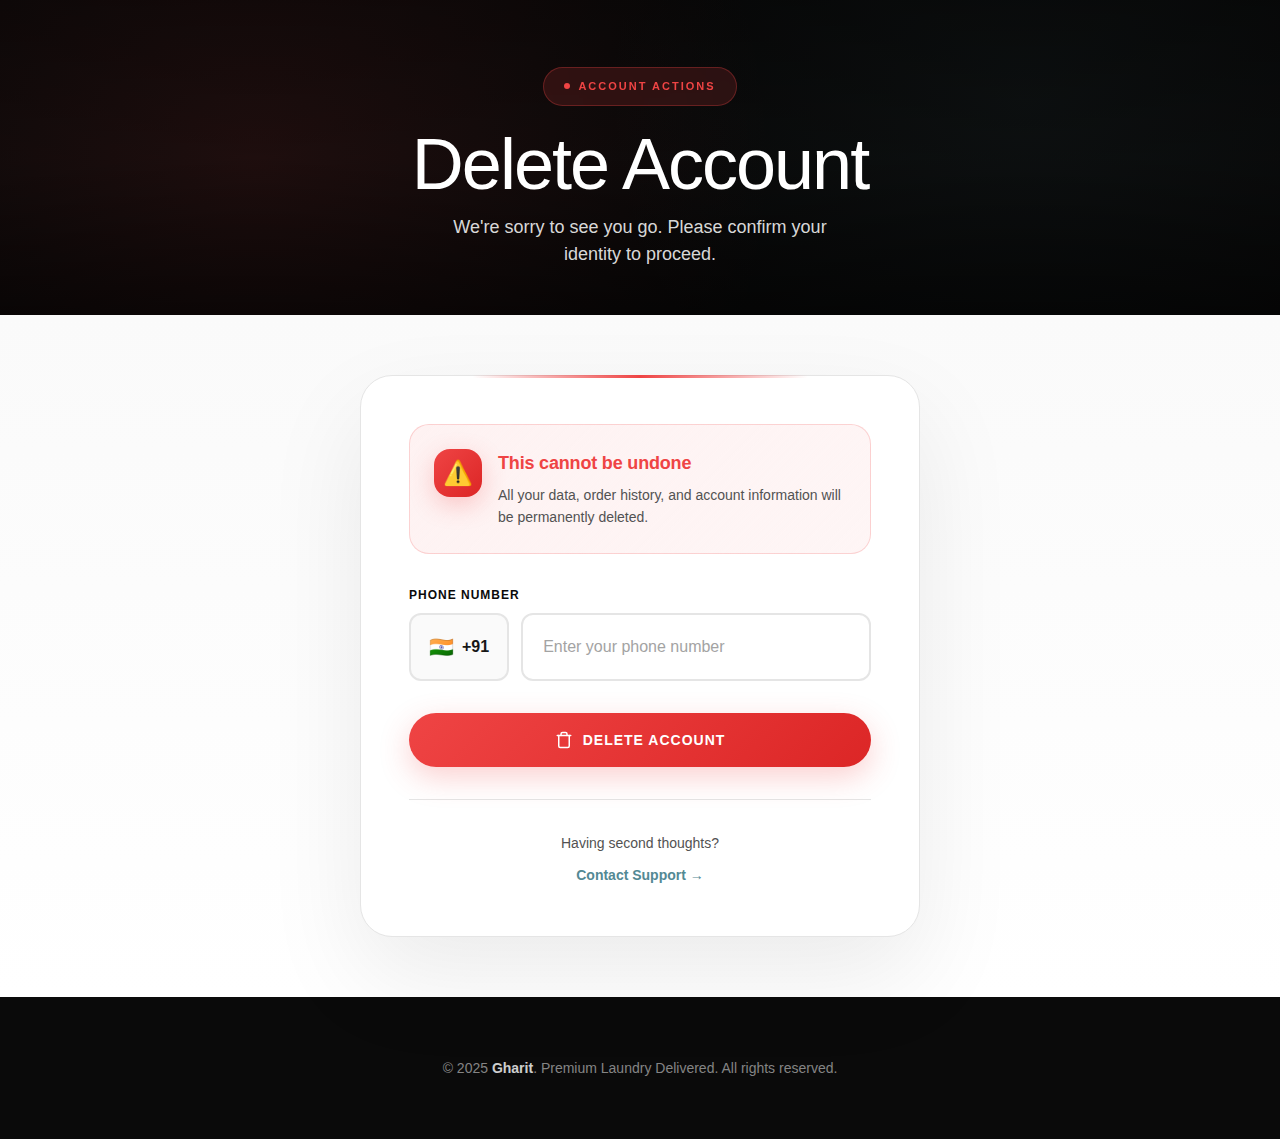
<file: delete-account.html>
<!DOCTYPE html>
<html lang="en">
<head>
    <meta charset="UTF-8">
    <meta name="viewport" content="width=device-width, initial-scale=1.0, maximum-scale=1.0, user-scalable=no">
    <title>Delete Account | Gharit — Premium Laundry Service</title>
    
    <style>
        /* ============================================
           TYPOGRAPHY & VARIABLES (MATCHING MAIN SITE)
           ============================================ */
        @font-face {
            font-family: 'SohneSchmal';
            src: url('https://fonts.cdnfonts.com/s/15011/SohneSchmal-Buch.woff') format('woff');
            font-weight: 400;
            font-style: normal;
            font-display: swap;
        }

        :root {
            --primary: #538994;
            --primary-dark: #3d6b75;
            --primary-light: #6aa3b0;
            --primary-glow: rgba(83, 137, 148, 0.3);
            --black: #0a0a0a;
            --white: #ffffff;
            --gray-50: #fafafa;
            --gray-100: #f5f5f5;
            --gray-200: #e5e5e5;
            --gray-400: #a3a3a3;
            --gray-600: #525252;
            --gray-800: #262626;
            --gray-900: #171717;
            --danger: #ef4444;
            --danger-dark: #dc2626;
            --danger-light: #fef2f2;
            --ease-out-expo: cubic-bezier(0.16, 1, 0.3, 1);
            --ease-in-out: cubic-bezier(0.65, 0, 0.35, 1);
        }

        * {
            margin: 0;
            padding: 0;
            box-sizing: border-box;
        }

        html {
            scroll-behavior: smooth;
            -webkit-text-size-adjust: 100%;
            height: 100%;
        }

        body {
            font-family: 'Inter', -apple-system, BlinkMacSystemFont, 'SF Pro Text', 'Helvetica Neue', Helvetica, Arial, sans-serif;
            background: var(--white);
            color: var(--gray-900);
            line-height: 1.6;
            overflow-x: hidden;
            -webkit-font-smoothing: antialiased;
            -moz-osx-font-smoothing: grayscale;
            min-height: 100vh;
            display: flex;
            flex-direction: column;
        }

        /* Custom Scrollbar */
        ::-webkit-scrollbar {
            width: 6px;
        }
        ::-webkit-scrollbar-track {
            background: var(--gray-100);
        }
        ::-webkit-scrollbar-thumb {
            background: var(--primary);
            border-radius: 3px;
        }

        /* ============================================
           HERO SECTION
           ============================================ */
        .hero {
            position: relative;
            min-height: 35vh;
            display: flex;
            flex-direction: column;
            justify-content: center;
            align-items: center;
            text-align: center;
            padding: 60px 40px 40px;
            background: var(--black);
            overflow: hidden;
            flex-shrink: 0;
        }

        .hero-bg {
            position: absolute;
            inset: 0;
            z-index: 0;
        }

        .hero-gradient {
            position: absolute;
            inset: 0;
            background: 
                radial-gradient(circle at 20% 50%, rgba(239, 68, 68, 0.12) 0%, transparent 50%),
                radial-gradient(circle at 80% 30%, rgba(83, 137, 148, 0.08) 0%, transparent 40%);
            animation: float 20s ease-in-out infinite;
        }

        @keyframes float {
            0%, 100% { transform: translate(0, 0) scale(1); }
            33% { transform: translate(30px, -30px) scale(1.1); }
            66% { transform: translate(-20px, 20px) scale(0.9); }
        }

        .hero-overlay {
            position: absolute;
            inset: 0;
            background: linear-gradient(to bottom, 
                rgba(0,0,0,0.4) 0%, 
                rgba(0,0,0,0.2) 50%, 
                rgba(0,0,0,0.6) 100%);
            z-index: 1;
        }

        .hero-content {
            position: relative;
            z-index: 2;
            max-width: 600px;
        }

        .hero-badge {
            display: inline-flex;
            align-items: center;
            gap: 8px;
            background: rgba(239, 68, 68, 0.15);
            backdrop-filter: blur(10px);
            border: 1px solid rgba(239, 68, 68, 0.3);
            padding: 10px 20px;
            border-radius: 100px;
            margin-bottom: 24px;
        }

        .hero-badge-dot {
            width: 6px;
            height: 6px;
            background: var(--danger);
            border-radius: 50%;
            animation: pulse 2s ease-in-out infinite;
        }

        @keyframes pulse {
            0%, 100% { opacity: 1; transform: scale(1); }
            50% { opacity: 0.5; transform: scale(1.2); }
        }

        .hero-label {
            font-size: 11px;
            font-weight: 600;
            letter-spacing: 2px;
            text-transform: uppercase;
            color: var(--danger);
        }

        .hero-title {
            font-family: 'SohneSchmal', sans-serif;
            font-size: clamp(40px, 8vw, 72px);
            font-weight: 400;
            line-height: 0.95;
            letter-spacing: -2px;
            color: var(--white);
            margin-bottom: 16px;
        }

        .hero-subtitle {
            font-size: clamp(16px, 2vw, 18px);
            color: rgba(255,255,255,0.85);
            max-width: 400px;
            margin: 0 auto;
            line-height: 1.5;
        }

        /* ============================================
           DELETE SECTION
           ============================================ */
        .delete-section {
            flex: 1;
            padding: 60px 40px;
            background: linear-gradient(to bottom, var(--gray-50), var(--white));
            display: flex;
            justify-content: center;
            align-items: flex-start;
        }

        .delete-container {
            max-width: 560px;
            width: 100%;
            background: var(--white);
            border-radius: 32px;
            padding: 48px;
            box-shadow: 0 40px 100px rgba(0,0,0,0.08);
            border: 1px solid var(--gray-200);
            position: relative;
        }

        .delete-container::before {
            content: '';
            position: absolute;
            top: -1px;
            left: 50%;
            transform: translateX(-50%);
            width: 60%;
            height: 3px;
            background: linear-gradient(to right, transparent, var(--danger), transparent);
            border-radius: 3px;
        }

        /* Warning Box */
        .warning-box {
            background: linear-gradient(135deg, var(--danger-light) 0%, rgba(239, 68, 68, 0.05) 100%);
            border-radius: 20px;
            padding: 24px;
            margin-bottom: 32px;
            border: 1px solid rgba(239, 68, 68, 0.2);
            display: flex;
            align-items: flex-start;
            gap: 16px;
        }

        .warning-icon {
            width: 48px;
            height: 48px;
            background: linear-gradient(135deg, var(--danger) 0%, var(--danger-dark) 100%);
            border-radius: 16px;
            display: flex;
            align-items: center;
            justify-content: center;
            font-size: 24px;
            flex-shrink: 0;
            box-shadow: 0 8px 24px rgba(239, 68, 68, 0.25);
        }

        .warning-content h3 {
            font-size: 18px;
            font-weight: 600;
            color: var(--danger);
            margin-bottom: 6px;
            letter-spacing: -0.01em;
        }

        .warning-content p {
            font-size: 14px;
            color: var(--gray-600);
            line-height: 1.6;
        }

        /* Form Styling */
        .delete-form {
            display: flex;
            flex-direction: column;
            gap: 24px;
            width: 100%;
        }

        .form-group {
            display: flex;
            flex-direction: column;
            gap: 8px;
            width: 100%;
        }

        .form-group label {
            font-size: 12px;
            font-weight: 600;
            color: var(--black);
            letter-spacing: 1px;
            text-transform: uppercase;
        }

        .phone-input-wrapper {
            display: flex;
            gap: 12px;
            width: 100%;
            align-items: stretch;
        }

        .country-code {
            padding: 16px 18px;
            border: 2px solid var(--gray-200);
            border-radius: 12px;
            font-size: 16px;
            font-weight: 600;
            color: var(--gray-900);
            background: var(--gray-50);
            cursor: default;
            flex-shrink: 0;
            display: flex;
            align-items: center;
            justify-content: center;
            gap: 8px;
        }

        .country-code::before {
            content: '🇮🇳';
            font-size: 20px;
        }

        .form-group input {
            flex: 1;
            min-width: 0;
            width: 100%;
            padding: 16px 20px;
            border: 2px solid var(--gray-200);
            border-radius: 12px;
            font-size: 16px;
            font-family: inherit;
            transition: all 0.3s ease;
            background: var(--white);
            color: var(--gray-900);
            -webkit-appearance: none;
        }

        .form-group input:hover {
            border-color: var(--gray-400);
        }

        .form-group input:focus {
            outline: none;
            border-color: var(--primary);
            box-shadow: 0 0 0 4px var(--primary-glow);
            transform: translateY(-2px);
        }

        .form-group input::placeholder {
            color: var(--gray-400);
        }

        /* Delete Button */
        .delete-btn {
            background: linear-gradient(135deg, var(--danger) 0%, var(--danger-dark) 100%);
            color: var(--white);
            border: none;
            padding: 18px 32px;
            border-radius: 100px;
            font-size: 14px;
            font-weight: 600;
            letter-spacing: 1px;
            text-transform: uppercase;
            cursor: pointer;
            transition: all 0.4s var(--ease-out-expo);
            margin-top: 8px;
            box-shadow: 0 10px 30px rgba(239, 68, 68, 0.25);
            position: relative;
            overflow: hidden;
            display: flex;
            align-items: center;
            justify-content: center;
            gap: 10px;
            width: 100%;
        }

        .delete-btn:hover {
            transform: translateY(-3px);
            box-shadow: 0 20px 40px rgba(239, 68, 68, 0.35);
        }

        .delete-btn:active {
            transform: translateY(-1px);
        }

        .delete-btn:disabled {
            opacity: 0.7;
            cursor: not-allowed;
        }

        .delete-btn svg {
            width: 18px;
            height: 18px;
            flex-shrink: 0;
        }

        /* Alternative Action */
        .alternative-action {
            text-align: center;
            margin-top: 32px;
            padding-top: 32px;
            border-top: 1px solid var(--gray-200);
        }

        .alternative-action p {
            font-size: 14px;
            color: var(--gray-600);
            margin-bottom: 8px;
        }

        .alternative-action a {
            color: var(--primary);
            text-decoration: none;
            font-weight: 600;
            font-size: 14px;
            transition: all 0.3s ease;
            display: inline-flex;
            align-items: center;
            gap: 6px;
        }

        .alternative-action a:hover {
            color: var(--primary-dark);
        }

        /* ============================================
           MOBILE OPTIMIZATIONS - Single Screen Fit
           ============================================ */
        @media (max-width: 768px) {
            .hero {
                min-height: auto;
                padding: 40px 20px 30px;
            }

            .hero-badge {
                padding: 8px 16px;
                margin-bottom: 16px;
            }

            .hero-badge-dot {
                width: 5px;
                height: 5px;
            }

            .hero-label {
                font-size: 10px;
            }

            .hero-title {
                font-size: 36px;
                margin-bottom: 12px;
                letter-spacing: -1px;
            }

            .hero-subtitle {
                font-size: 14px;
                line-height: 1.4;
            }

            .delete-section {
                padding: 20px;
                flex: 0;
            }

            .delete-container {
                max-width: 100%;
                padding: 28px 20px;
                border-radius: 24px;
                box-shadow: 0 20px 60px rgba(0,0,0,0.08);
            }

            .warning-box {
                padding: 16px;
                margin-bottom: 20px;
                border-radius: 16px;
                gap: 12px;
            }

            .warning-icon {
                width: 40px;
                height: 40px;
                border-radius: 12px;
                font-size: 20px;
            }

            .warning-content h3 {
                font-size: 15px;
                margin-bottom: 4px;
            }

            .warning-content p {
                font-size: 13px;
                line-height: 1.5;
            }

            .delete-form {
                gap: 16px;
            }

            .form-group {
                gap: 6px;
            }

            .form-group label {
                font-size: 11px;
                letter-spacing: 0.5px;
            }

            .phone-input-wrapper {
                gap: 8px;
            }

            .country-code {
                padding: 14px 12px;
                font-size: 15px;
                border-radius: 10px;
            }

            .country-code::before {
                font-size: 18px;
            }

            .form-group input {
                padding: 14px 16px;
                border-radius: 10px;
                font-size: 16px;
            }

            .delete-btn {
                padding: 16px 24px;
                font-size: 13px;
                border-radius: 100px;
                margin-top: 4px;
                gap: 8px;
            }

            .delete-btn svg {
                width: 16px;
                height: 16px;
            }

            .alternative-action {
                margin-top: 20px;
                padding-top: 20px;
            }

            .alternative-action p {
                font-size: 13px;
            }

            .alternative-action a {
                font-size: 13px;
            }
        }

        /* Extra small screens - iPhone SE, etc */
        @media (max-width: 375px) {
            .hero {
                padding: 32px 20px 24px;
            }

            .hero-title {
                font-size: 32px;
            }

            .hero-subtitle {
                font-size: 13px;
            }

            .delete-section {
                padding: 16px;
            }

            .delete-container {
                padding: 24px 16px;
                border-radius: 20px;
            }

            .warning-box {
                padding: 14px;
                margin-bottom: 16px;
                gap: 10px;
            }

            .warning-icon {
                width: 36px;
                height: 36px;
                font-size: 18px;
                border-radius: 10px;
            }

            .warning-content h3 {
                font-size: 14px;
            }

            .warning-content p {
                font-size: 12px;
            }

            .form-group input {
                padding: 12px 14px;
            }

            .delete-btn {
                padding: 14px 20px;
                font-size: 12px;
            }

            .alternative-action {
                margin-top: 16px;
                padding-top: 16px;
            }
        }

        /* Height-based optimizations for mobile */
        @media (max-height: 700px) and (max-width: 768px) {
            .hero {
                padding: 28px 20px 20px;
            }

            .hero-badge {
                margin-bottom: 12px;
                padding: 6px 14px;
            }

            .hero-title {
                font-size: 28px;
                margin-bottom: 8px;
            }

            .hero-subtitle {
                font-size: 12px;
            }

            .delete-section {
                padding: 12px;
            }

            .delete-container {
                padding: 20px 16px;
            }

            .warning-box {
                padding: 12px;
                margin-bottom: 12px;
            }

            .warning-icon {
                width: 32px;
                height: 32px;
                font-size: 16px;
            }

            .delete-form {
                gap: 12px;
            }

            .form-group label {
                font-size: 10px;
            }

            .country-code {
                padding: 12px 10px;
                font-size: 14px;
            }

            .form-group input {
                padding: 12px 14px;
            }

            .delete-btn {
                padding: 12px 18px;
            }

            .alternative-action {
                margin-top: 12px;
                padding-top: 12px;
            }
        }

        /* Landscape mode */
        @media (max-height: 500px) and (orientation: landscape) and (max-width: 768px) {
            .hero {
                padding: 20px;
            }

            .hero-title {
                font-size: 24px;
            }

            .delete-section {
                padding: 12px;
            }

            .delete-container {
                max-width: 400px;
                padding: 16px;
            }

            .warning-box {
                margin-bottom: 12px;
            }
        }

        /* ============================================
           FOOTER
           ============================================ */
        .footer {
            padding: 60px 40px;
            background: var(--black);
            color: var(--gray-400);
            text-align: center;
            font-size: 14px;
        }

        .footer p {
            opacity: 0.8;
        }

        .footer strong {
            color: var(--white);
            font-weight: 600;
        }
    </style>
</head>
<body>

    <!-- HERO -->
    <section class="hero">
        <div class="hero-bg">
            <div class="hero-gradient"></div>
            <div class="hero-overlay"></div>
        </div>
        
        <div class="hero-content">
            <div class="hero-badge">
                <span class="hero-badge-dot"></span>
                <span class="hero-label">Account Actions</span>
            </div>
            <h1 class="hero-title">Delete Account</h1>
            <p class="hero-subtitle">We're sorry to see you go. Please confirm your identity to proceed.</p>
        </div>
    </section>

    <!-- DELETE SECTION -->
    <section class="delete-section">
        <div class="delete-container">
            <!-- Warning Box -->
            <div class="warning-box">
                <div class="warning-icon">⚠️</div>
                <div class="warning-content">
                    <h3>This cannot be undone</h3>
                    <p>All your data, order history, and account information will be permanently deleted.</p>
                </div>
            </div>

            <!-- Delete Form -->
            <form class="delete-form" onsubmit="handleDelete(event)">
                <div class="form-group">
                    <label for="phone">Phone Number</label>
                    <div class="phone-input-wrapper">
                        <div class="country-code">+91</div>
                        <input type="tel" id="phone" name="phone" placeholder="Enter your phone number" pattern="[0-9]{10}" maxlength="10" required inputmode="numeric">
                    </div>
                </div>

                <button type="submit" class="delete-btn">
                    <svg viewBox="0 0 24 24" fill="none" stroke="currentColor" stroke-width="2" stroke-linecap="round" stroke-linejoin="round">
                        <polyline points="3 6 5 6 21 6"></polyline>
                        <path d="M19 6v14a2 2 0 0 1-2 2H7a2 2 0 0 1-2-2V6m3 0V4a2 2 0 0 1 2-2h4a2 2 0 0 1 2 2v2"></path>
                    </svg>
                    Delete Account
                </button>
            </form>

            <!-- Alternative Action -->
            <div class="alternative-action">
                <p>Having second thoughts?</p>
                <a href="support.html">Contact Support →</a>
            </div>
        </div>
    </section>

    <script>
        // Form Submission
        function handleDelete(e) {
            e.preventDefault();
            
            const btn = e.target.querySelector('.delete-btn');
            const phone = document.getElementById('phone').value;
            
            // Validation for 10 digits
            if (phone.length !== 10 || !/^\d+$/.test(phone)) {
                alert('Please enter a valid 10-digit phone number');
                return;
            }
            
            const originalText = btn.innerHTML;
            
            btn.innerHTML = '<span style="display: inline-flex; align-items: center; gap: 8px;">Verifying...</span>';
            btn.disabled = true;
            
            setTimeout(() => {
                btn.innerHTML = '✓ Account Deleted';
                btn.style.background = 'linear-gradient(135deg, #22c55e 0%, #16a34a 100%)';
                
                setTimeout(() => {
                    alert('Your account has been scheduled for deletion. You will be logged out.');
                    window.location.href = 'index.html';
                }, 1200);
            }, 1800);
        }
    </script>
    
     <!-- FOOTER -->
    <footer class="footer">
        <p>© 2025 <strong>Gharit</strong>. Premium Laundry Delivered. All rights reserved.</p>
    </footer>
    

</body>
</html>
</file>
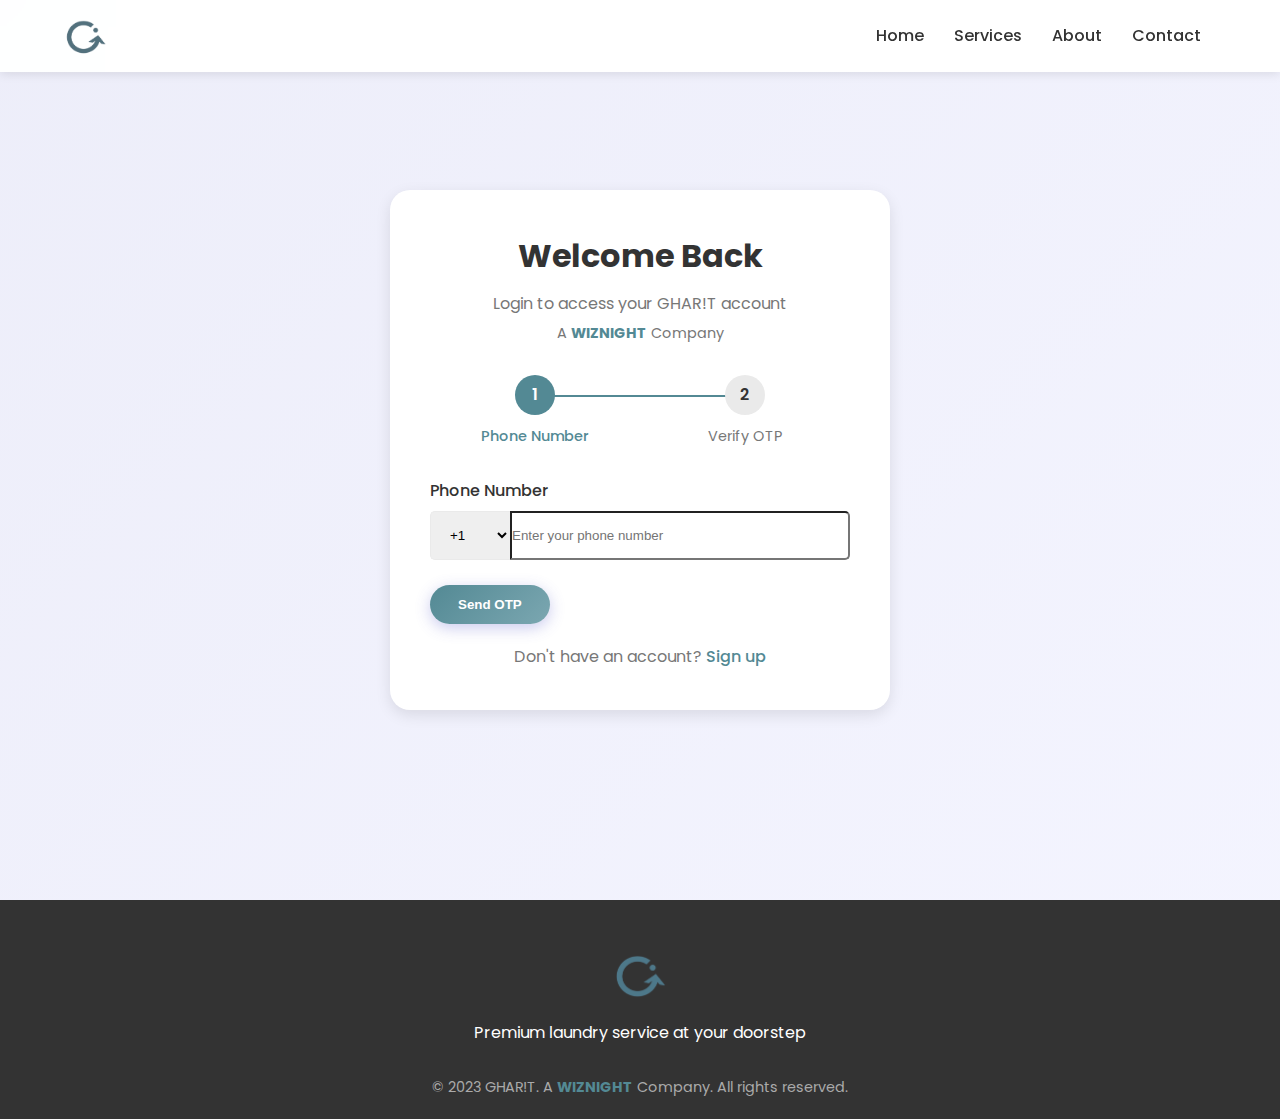
<file: login.html>
<!DOCTYPE html>
<html lang="en">
  <head>
    <meta charset="UTF-8" />
    <meta name="viewport" content="width=device-width, initial-scale=1.0" />
    <title>Login - GHAR!T</title>
    <link rel="stylesheet" href="styles.css" />
    <link
      rel="stylesheet"
      href="https://cdnjs.cloudflare.com/ajax/libs/font-awesome/6.4.0/css/all.min.css"
    />
    <link
      href="https://fonts.googleapis.com/css2?family=Poppins:wght@300;400;500;600;700&display=swap"
      rel="stylesheet"
    />
  </head>
  <body>
    <header>
      <nav>
        <div class="logo">
          <img
            src="images/gharit-logo-transparent.png"
            alt="GHAR!T Logo"
            class="logo-img"
          />
        </div>
        <ul class="nav-links">
          <li><a href="index.html">Home</a></li>
          <li><a href="index.html#services">Services</a></li>
          <li><a href="index.html#about">About</a></li>
          <li><a href="index.html#contact">Contact</a></li>
        </ul>
        <div class="burger">
          <div class="line1"></div>
          <div class="line2"></div>
          <div class="line3"></div>
        </div>
      </nav>
    </header>

    <section class="login-section">
      <div class="login-container">
        <div class="login-header">
          <h2>Welcome Back</h2>
          <p>Login to access your GHAR!T account</p>
          <p class="parent-company-note">
            A <span class="parent-company">WIZNIGHT</span> Company
          </p>
        </div>

        <div class="login-form-container">
          <div class="login-steps">
            <div class="step active" id="step-1">
              <div class="step-number">1</div>
              <div class="step-text">Phone Number</div>
            </div>
            <div class="step" id="step-2">
              <div class="step-number">2</div>
              <div class="step-text">Verify OTP</div>
            </div>
          </div>

          <form id="phone-form" class="login-form active">
            <div class="form-group">
              <label for="phone">Phone Number</label>
              <div class="phone-input-container">
                <select id="country-code">
                  <option value="+1">+1</option>
                  <option value="+44">+44</option>
                  <option value="+91">+91</option>
                  <option value="+61">+61</option>
                  <option value="+86">+86</option>
                </select>
                <input
                  type="tel"
                  id="phone"
                  placeholder="Enter your phone number"
                  required
                />
              </div>
            </div>
            <button type="submit" class="btn primary-btn" id="send-otp-btn">
              Send OTP
            </button>
            <div class="form-footer">
              <p>Don't have an account? <a href="#">Sign up</a></p>
            </div>
          </form>

          <form id="otp-form" class="login-form">
            <div class="form-group">
              <label for="otp">Enter OTP</label>
              <div class="otp-input-container">
                <input type="text" class="otp-input" maxlength="1" required />
                <input type="text" class="otp-input" maxlength="1" required />
                <input type="text" class="otp-input" maxlength="1" required />
                <input type="text" class="otp-input" maxlength="1" required />
                <input type="text" class="otp-input" maxlength="1" required />
                <input type="text" class="otp-input" maxlength="1" required />
              </div>
              <div class="otp-timer">
                <p>Resend OTP in <span id="timer">30</span> seconds</p>
              </div>
            </div>
            <button type="submit" class="btn primary-btn">
              Verify & Login
            </button>
            <button type="button" class="btn secondary-btn" id="back-btn">
              Back
            </button>
          </form>
        </div>
      </div>
    </section>

    <footer>
      <div class="footer-content">
        <div class="footer-logo">
          <img
            src="images/gharit-logo-transparent.png"
            alt="GHAR!T Logo"
            class="logo-img"
          />
        </div>
        <p>Premium laundry service at your doorstep</p>
        <p class="copyright">
          © 2023 GHAR!T. A <span class="parent-company">WIZNIGHT</span> Company.
          All rights reserved.
        </p>
      </div>
    </footer>

    <script src="script.js"></script>
  </body>
</html>
</file>
<file: styles.css>
/* Base Styles */
:root {
  --primary-color: #538994;
  --secondary-color: #7ba7b1;
  --accent-color: #ff6b6b;
  --text-color: #333;
  --light-text: #777;
  --bg-color: #fff;
  --light-bg: #f9f9f9;
  --border-color: #eaeaea;
  --shadow: 0 5px 15px rgba(0, 0, 0, 0.1);
  --transition: all 0.3s ease;
}

* {
  margin: 0;
  padding: 0;
  box-sizing: border-box;
}

html {
  scroll-behavior: smooth;
}

body {
  font-family: "Poppins", sans-serif;
  color: var(--text-color);
  line-height: 1.6;
  overflow-x: hidden;
}

a {
  text-decoration: none;
  color: inherit;
}

ul {
  list-style: none;
}

img {
  max-width: 100%;
  height: auto;
}

.section-title {
  font-size: 2.5rem;
  text-align: center;
  margin-bottom: 3rem;
  position: relative;
}

.section-title::after {
  content: "";
  position: absolute;
  bottom: -10px;
  left: 50%;
  transform: translateX(-50%);
  width: 80px;
  height: 4px;
  background: var(--primary-color);
  border-radius: 2px;
}

.btn {
  display: inline-block;
  padding: 12px 28px;
  border-radius: 30px;
  font-weight: 600;
  cursor: pointer;
  transition: var(--transition);
  border: none;
  outline: none;
  text-align: center;
}

.primary-btn {
  background: linear-gradient(
    135deg,
    var(--primary-color),
    var(--secondary-color)
  );
  color: white;
  box-shadow: 0 4px 15px rgba(78, 84, 200, 0.3);
}

.primary-btn:hover {
  transform: translateY(-3px);
  box-shadow: 0 6px 20px rgba(78, 84, 200, 0.4);
}

.secondary-btn {
  background: white;
  color: var(--primary-color);
  border: 2px solid var(--primary-color);
}

.secondary-btn:hover {
  background: rgba(78, 84, 200, 0.1);
}

/* Animations */
@keyframes fadeIn {
  from {
    opacity: 0;
  }
  to {
    opacity: 1;
  }
}

@keyframes slideUp {
  from {
    transform: translateY(30px);
    opacity: 0;
  }
  to {
    transform: translateY(0);
    opacity: 1;
  }
}

@keyframes pulse {
  0% {
    transform: scale(1);
  }
  50% {
    transform: scale(1.05);
  }
  100% {
    transform: scale(1);
  }
}

.animate-text {
  opacity: 0;
  animation: slideUp 0.8s forwards;
}

.delay-1 {
  animation-delay: 0.2s;
}

.delay-2 {
  animation-delay: 0.4s;
}

.animate-fade-in {
  opacity: 0;
  animation: fadeIn 1s 0.5s forwards;
}

/* Header & Navigation */
header {
  position: fixed;
  top: 0;
  left: 0;
  width: 100%;
  z-index: 1000;
  background: rgba(255, 255, 255, 0.95);
  box-shadow: 0 2px 10px rgba(0, 0, 0, 0.1);
  backdrop-filter: blur(10px);
}

nav {
  display: flex;
  justify-content: space-between;
  align-items: center;
  padding: 1rem 5%;
  max-width: 1400px;
  margin: 0 auto;
}

.logo {
  display: flex;
  align-items: center;
}

.logo-img {
  height: 40px;
  width: auto;
  filter: invert(55%) sepia(11%) saturate(1042%) hue-rotate(152deg)
    brightness(88%) contrast(85%);
  transition: var(--transition);
}

.logo-img:hover {
  filter: invert(55%) sepia(20%) saturate(1042%) hue-rotate(152deg)
    brightness(95%) contrast(90%);
}

.nav-links {
  display: flex;
  align-items: center;
}

.nav-links li {
  margin: 0 15px;
}

.nav-links a {
  font-weight: 500;
  transition: var(--transition);
}

.nav-links a:hover {
  color: var(--primary-color);
}

.login-btn {
  background: linear-gradient(
    135deg,
    var(--primary-color),
    var(--secondary-color)
  );
  color: white !important;
  padding: 8px 20px;
  border-radius: 20px;
  box-shadow: 0 4px 15px rgba(78, 84, 200, 0.3);
}

.login-btn:hover {
  transform: translateY(-2px);
  box-shadow: 0 6px 20px rgba(78, 84, 200, 0.4);
}

.burger {
  display: none;
  cursor: pointer;
}

.burger div {
  width: 25px;
  height: 3px;
  background-color: var(--primary-color);
  margin: 5px;
  transition: var(--transition);
}

/* Hero Section */
.hero {
  display: flex;
  align-items: center;
  justify-content: space-between;
  min-height: 100vh;
  padding: 0 5%;
  max-width: 1400px;
  margin: 0 auto;
  padding-top: 80px;
}

.hero-content {
  flex: 1;
  padding-right: 2rem;
}

.hero-content h1 {
  font-size: 3.5rem;
  line-height: 1.2;
  margin-bottom: 1.5rem;
}

.highlight {
  color: var(--primary-color);
  position: relative;
}

.highlight::after {
  content: "";
  position: absolute;
  bottom: 5px;
  left: 0;
  width: 100%;
  height: 8px;
  background: rgba(78, 84, 200, 0.2);
  z-index: -1;
}

.hero-content p {
  font-size: 1.2rem;
  color: var(--light-text);
  margin-bottom: 2rem;
}

.cta-buttons .btn {
  margin-right: 15px;
}

.hero-image {
  flex: 1;
  display: flex;
  justify-content: flex-end;
}

.hero-image img {
  max-width: 90%;
  border-radius: 20px;
  box-shadow: var(--shadow);
}

/* Services Section */
.services {
  padding: 100px 5%;
  background-color: var(--light-bg);
}

.services-container {
  display: grid;
  grid-template-columns: repeat(auto-fit, minmax(250px, 1fr));
  gap: 30px;
  max-width: 1200px;
  margin: 0 auto;
}

.service-card {
  background: white;
  border-radius: 15px;
  padding: 30px;
  text-align: center;
  box-shadow: var(--shadow);
  transition: var(--transition);
}

.service-card:hover {
  transform: translateY(-10px);
  box-shadow: 0 15px 30px rgba(0, 0, 0, 0.1);
}

.service-icon {
  font-size: 2.5rem;
  color: var(--primary-color);
  margin-bottom: 20px;
}

.service-card h3 {
  margin-bottom: 15px;
  font-size: 1.5rem;
}

.service-card p {
  color: var(--light-text);
}

/* About Section */
.about {
  display: flex;
  align-items: center;
  padding: 100px 5%;
  max-width: 1400px;
  margin: 0 auto;
}

.about-content {
  flex: 1;
  padding-right: 50px;
}

.about-content p {
  margin-bottom: 20px;
  font-size: 1.1rem;
}

.company-note {
  font-style: italic;
  margin-top: 30px;
}

.parent-company {
  font-weight: 700;
  color: var(--primary-color);
}

.about-image {
  flex: 1;
}

.about-image img {
  border-radius: 20px;
  box-shadow: var(--shadow);
}

/* Contact Section */
.contact {
  padding: 100px 5%;
  background-color: var(--light-bg);
}

.contact-container {
  display: flex;
  max-width: 1200px;
  margin: 0 auto;
  background: white;
  border-radius: 20px;
  overflow: hidden;
  box-shadow: var(--shadow);
}

.contact-info {
  flex: 1;
  padding: 50px;
  background: linear-gradient(
    135deg,
    var(--primary-color),
    var(--secondary-color)
  );
  color: white;
}

.contact-item {
  display: flex;
  align-items: center;
  margin-bottom: 30px;
}

.contact-item i {
  font-size: 1.5rem;
  margin-right: 20px;
}

.social-links {
  display: flex;
  margin-top: 40px;
}

.social-links a {
  display: flex;
  align-items: center;
  justify-content: center;
  width: 40px;
  height: 40px;
  border-radius: 50%;
  background: rgba(255, 255, 255, 0.2);
  margin-right: 15px;
  transition: var(--transition);
}

.social-links a:hover {
  background: white;
  color: var(--primary-color);
}

.contact-form {
  flex: 1.5;
  padding: 50px;
}

.contact-form input,
.contact-form textarea {
  width: 100%;
  padding: 15px;
  margin-bottom: 20px;
  border: 1px solid var(--border-color);
  border-radius: 5px;
  font-family: "Poppins", sans-serif;
}

.contact-form textarea {
  height: 150px;
  resize: none;
}

/* Footer */
footer {
  background: #333;
  color: white;
  padding: 50px 0 20px;
  text-align: center;
}

.footer-content {
  max-width: 800px;
  margin: 0 auto;
}

.footer-logo {
  display: flex;
  align-items: center;
  justify-content: center;
  font-size: 2rem;
  font-weight: 700;
  margin-bottom: 20px;
}

.footer-logo .logo-img {
  height: 50px;
  filter: invert(55%) sepia(15%) saturate(1042%) hue-rotate(152deg)
    brightness(92%) contrast(85%);
}

.copyright {
  margin-top: 30px;
  font-size: 0.9rem;
  color: #aaa;
}

/* Login Page Styles */
.login-section {
  min-height: 100vh;
  display: flex;
  align-items: center;
  justify-content: center;
  padding: 100px 5%;
  background: linear-gradient(
    135deg,
    rgba(78, 84, 200, 0.1),
    rgba(143, 148, 251, 0.1)
  );
}

.login-container {
  max-width: 500px;
  width: 100%;
  background: white;
  border-radius: 20px;
  box-shadow: var(--shadow);
  padding: 40px;
}

.login-header {
  text-align: center;
  margin-bottom: 30px;
}

.login-header h2 {
  font-size: 2rem;
  margin-bottom: 10px;
}

.login-header p {
  color: var(--light-text);
}

.login-steps {
  display: flex;
  justify-content: space-between;
  margin-bottom: 30px;
}

.step {
  display: flex;
  flex-direction: column;
  align-items: center;
  flex: 1;
  position: relative;
}

.step:not(:last-child)::after {
  content: "";
  position: absolute;
  top: 20px;
  right: -50%;
  width: 100%;
  height: 2px;
  background: var(--border-color);
  z-index: 1;
}

.step.active:not(:last-child)::after {
  background: var(--primary-color);
}

.step-number {
  width: 40px;
  height: 40px;
  border-radius: 50%;
  background: var(--border-color);
  display: flex;
  align-items: center;
  justify-content: center;
  font-weight: 600;
  margin-bottom: 10px;
  position: relative;
  z-index: 2;
}

.step.active .step-number {
  background: var(--primary-color);
  color: white;
}

.step-text {
  font-size: 0.9rem;
  color: var(--light-text);
}

.step.active .step-text {
  color: var(--primary-color);
  font-weight: 500;
}

.login-form {
  display: none;
}

.login-form.active {
  display: block;
  animation: fadeIn 0.5s;
}

.form-group {
  margin-bottom: 25px;
}

.form-group label {
  display: block;
  margin-bottom: 8px;
  font-weight: 500;
}

.phone-input-container {
  display: flex;
}

#country-code {
  width: 80px;
  padding: 15px;
  border: 1px solid var(--border-color);
  border-radius: 5px 0 0 5px;
  border-right: none;
}

#phone {
  flex: 1;
  border-radius: 0 5px 5px 0;
}

.otp-input-container {
  display: flex;
  justify-content: space-between;
}

.otp-input {
  width: 50px;
  height: 60px;
  text-align: center;
  font-size: 1.5rem;
  border: 1px solid var(--border-color);
  border-radius: 5px;
}

.otp-timer {
  text-align: center;
  margin-top: 15px;
  color: var(--light-text);
}

.form-footer {
  margin-top: 20px;
  text-align: center;
  color: var(--light-text);
}

.form-footer a {
  color: var(--primary-color);
  font-weight: 500;
}

#back-btn {
  margin-top: 10px;
  width: 100%;
}

/* Add styling for the parent company note in the login page */
.parent-company-note {
  font-size: 0.9rem;
  color: var(--light-text);
  margin-top: 5px;
}

.login-header .parent-company {
  font-weight: 700;
  color: var(--primary-color);
}

/* Responsive Styles */
@media screen and (max-width: 1024px) {
  .hero,
  .about {
    flex-direction: column;
  }

  .hero-content,
  .about-content {
    padding-right: 0;
    margin-bottom: 50px;
  }

  .contact-container {
    flex-direction: column;
  }
}

@media screen and (max-width: 768px) {
  .nav-links {
    position: absolute;
    right: 0;
    top: 70px;
    background: white;
    height: calc(100vh - 70px);
    width: 50%;
    flex-direction: column;
    align-items: center;
    justify-content: space-around;
    padding: 50px 0;
    transform: translateX(100%);
    transition: var(--transition);
    box-shadow: -5px 0 10px rgba(0, 0, 0, 0.1);
  }

  .nav-links.active {
    transform: translateX(0);
  }

  .burger {
    display: block;
  }

  .hero-content h1 {
    font-size: 2.5rem;
  }

  .section-title {
    font-size: 2rem;
  }
}

@media screen and (max-width: 480px) {
  .hero-content h1 {
    font-size: 2rem;
  }

  .cta-buttons .btn {
    display: block;
    width: 100%;
    margin-bottom: 15px;
  }

  .otp-input {
    width: 40px;
    height: 50px;
    font-size: 1.2rem;
  }
}
</file>
